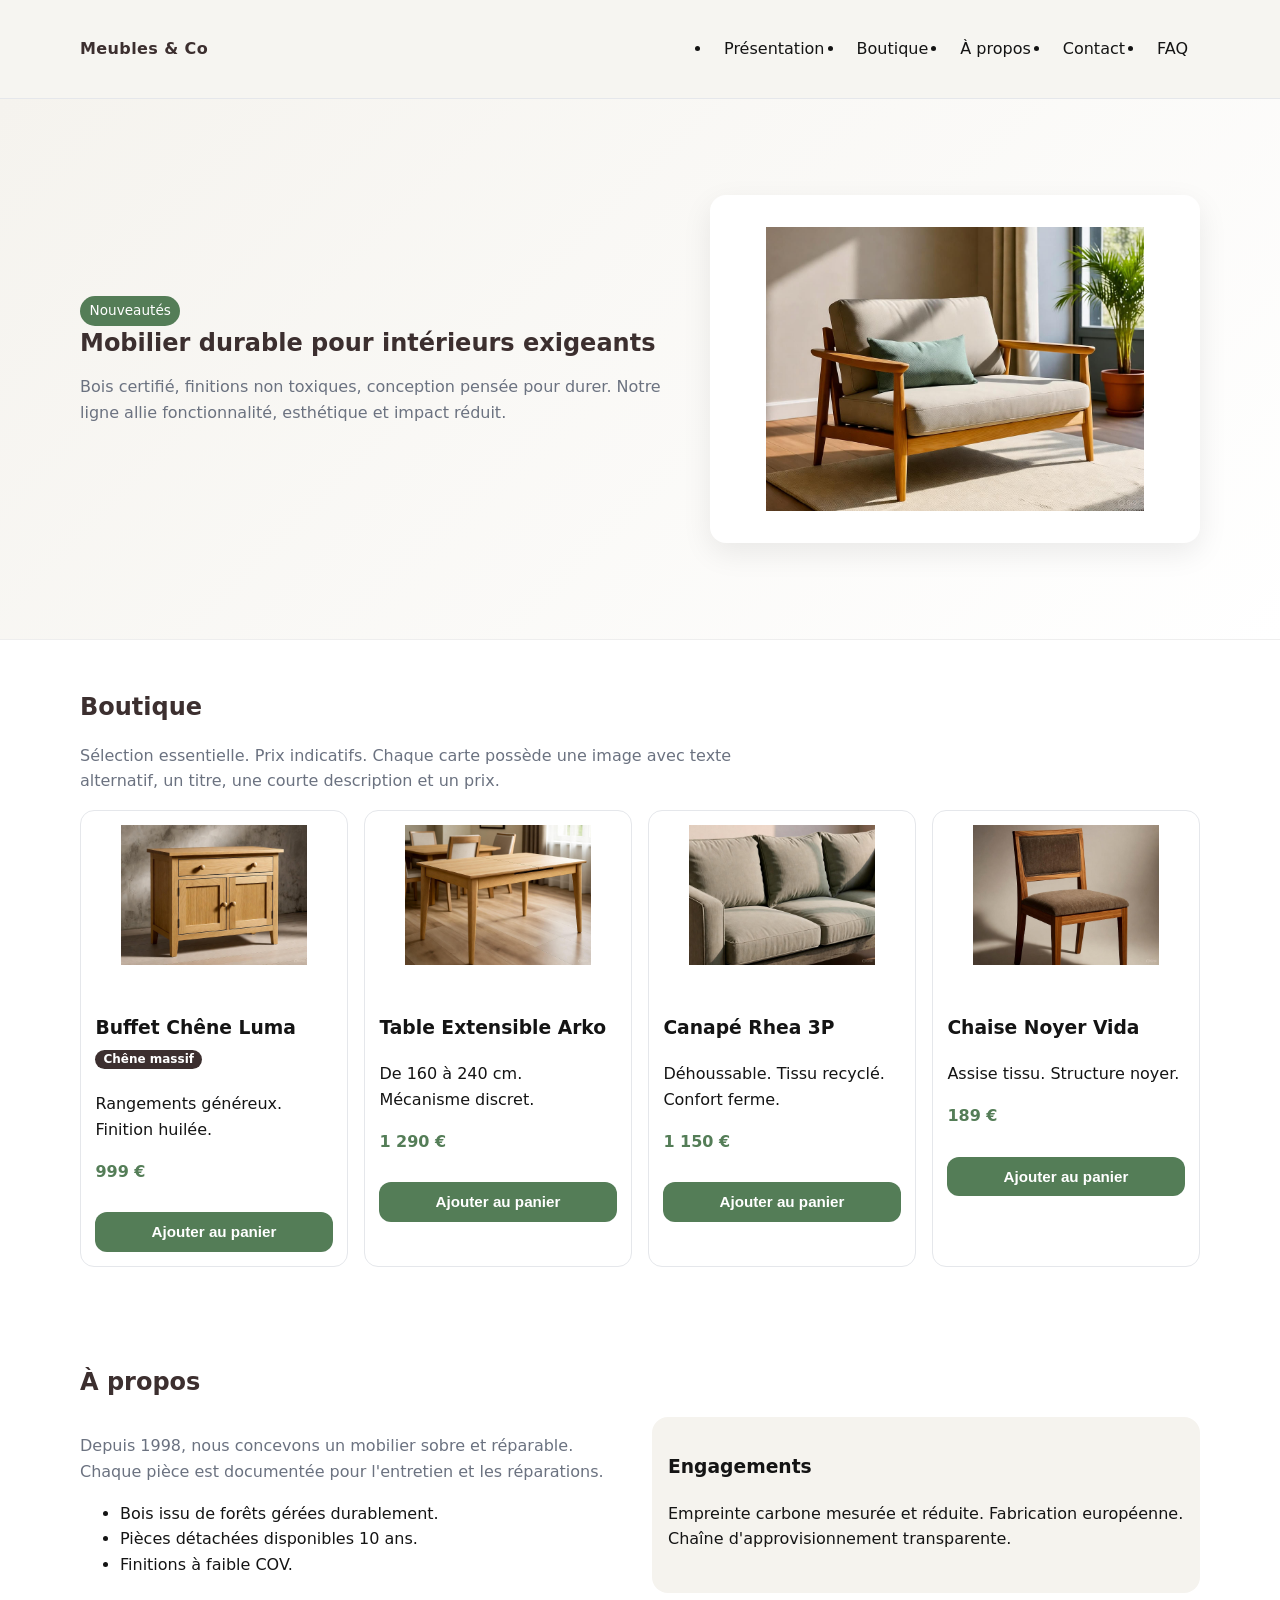
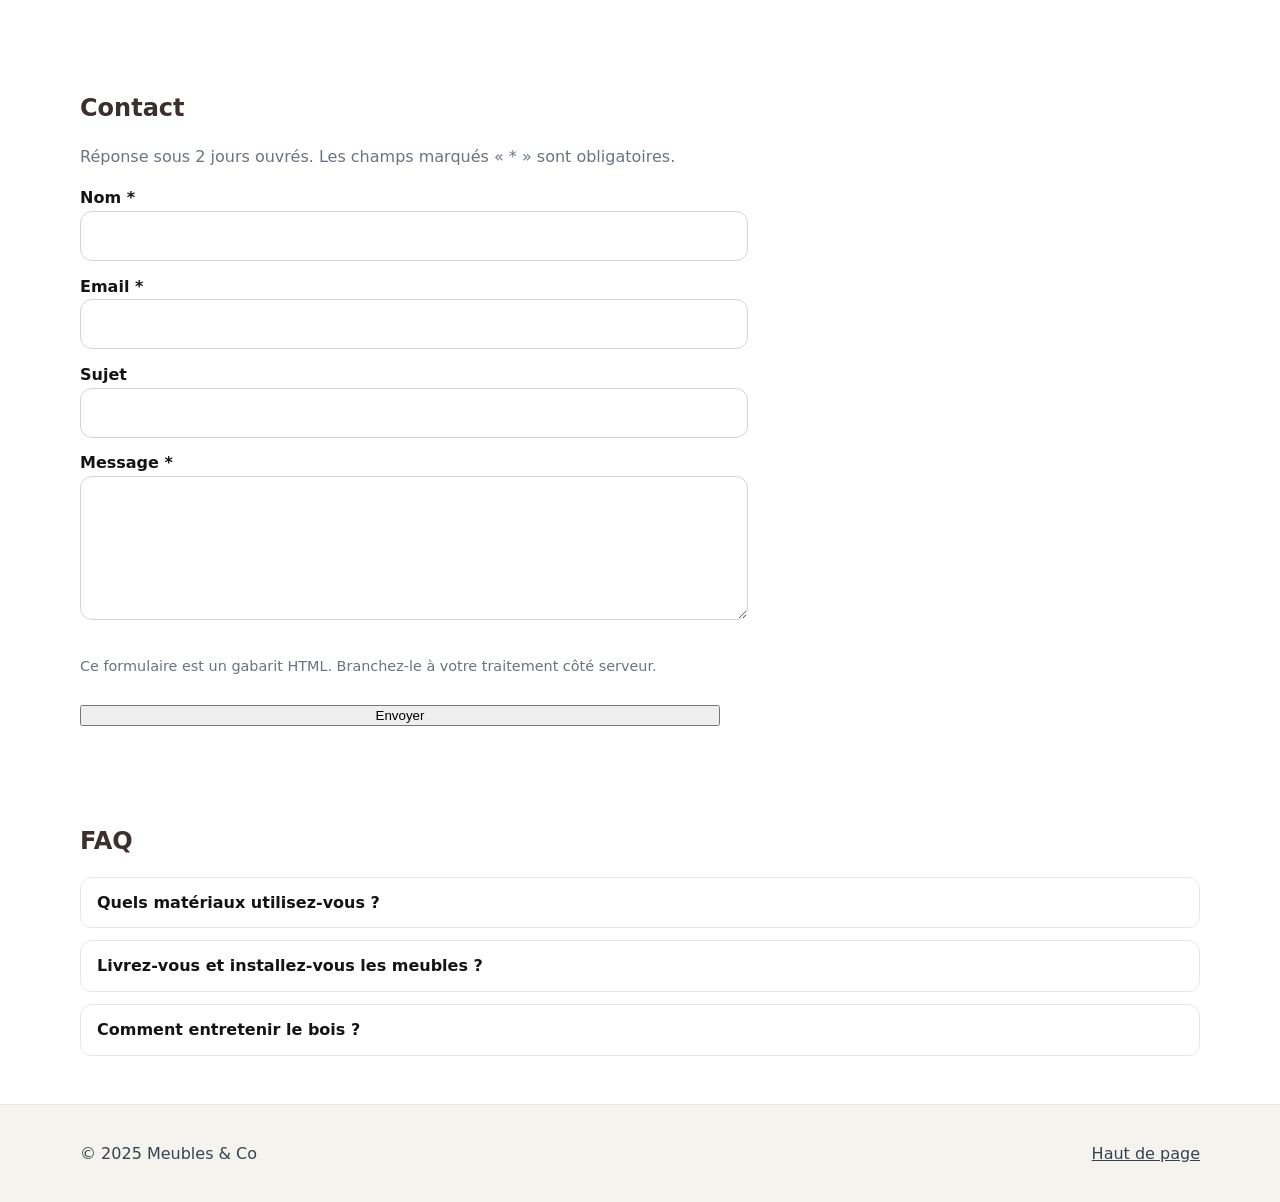
<file: index.html>
<!DOCTYPE html>
<html lang="fr">
<head>
      <meta charset="UTF-8" />
      <meta name="viewport" content="width=device-width, initial-scale=1" />
      <title>Meubles & Co - Mobilier durable pour intérieurs exigeants</title>
      <link rel="stylesheet" href="style.css" />
</head>

<body>
      <a class="skip-link" href="#contenu">Aller au contenu</a>

      <header role="banner">
            <div class="container bar" aria-label="En-tête">
                  <div class="brand" aria-label="Nom du site">Meubles & Co</div>
                  <nav aria-label="Navigation principale">
                        <ul role="list">
                              <li><a href="#presentation">Présentation</a></li>
                              <li><a href="#boutique">Boutique</a></li>
                              <li><a href="#a-propos">À propos</a></li>
                              <li><a href="#contact">Contact</a></li>
                              <li><a href="#faq">FAQ</a></li>
                        </ul>
                  </nav>
            </div>
      </header>

      <main id="contenu">
            <!-- ===== Présentation ===== -->
            <section id="presentation" class="hero" aria-labelledby="t-presentation">
                  <div class="container hero-inner">
                        <div>
                              <span class="tag" aria-hidden="true">Nouveautés</span>
                              <h1 id="t-presentation">Mobilier durable pour intérieurs exigeants</h1>
                              <p class="lead">Bois certifié, finitions non toxiques, conception pensée pour durer. Notre
                                    ligne allie fonctionnalité, esthétique et impact réduit.</p>
                        </div>
                        <div class="hero-card" aria-label="Aperçu produit">
                              <figure>
                                    <img src="image.jpg" alt="Visuel d'ambiance d'un salon meublé">
                              </figure>
                              <p class="hint" id="hint-hero"></p>
                        </div>
                  </div>
            </section>

            <!-- ===== Boutique ===== -->
            <section id="boutique" aria-labelledby="t-boutique">
                  <div class="container">
                        <h2 id="t-boutique">Boutique</h2>
                        <p class="lead">Sélection essentielle. Prix indicatifs. Chaque carte possède une image avec
                              texte alternatif, un titre, une courte description et un prix.</p>

                        <div class="cards" role="list">
                              <article class="card" role="listitem">
                                    <figure>
                                          <img src="buffet.jpg" alt="Buffet en chêne 3 portes">
                                    </figure>
                                    <div class="body">
                                          <h3>Buffet Chêne Luma <span class="badge">Chêne massif</span></h3>
                                          <p>Rangements généreux. Finition huilée.</p>
                                          <p class="price" aria-label="Prix neuf cent quatre-vingt-dix-neuf euros">999 €</p>
                                          <button class="btn-cart" aria-label="Ajouter Buffet Chêne Luma au panier">
                                                Ajouter au panier
                                          </button>
                                    </div>
                              </article>

                              <article class="card" role="listitem">
                                    <figure>
                                          <img src="table.jpg" alt="Table de salle à manger extensible">
                                    </figure>
                                    <div class="body">
                                          <h3>Table Extensible Arko</h3>
                                          <p>De 160 à 240 cm. Mécanisme discret.</p>
                                          <p class="price">1 290 €</p>
                                          <button class="btn-cart" aria-label="Ajouter Table Extensible Arko au panier">
                                                Ajouter au panier
                                          </button>
                                    </div>
                              </article>

                              <article class="card" role="listitem">
                                    <figure>
                                          <img src="canape.jpg" alt="Canapé 3 places en tissu recyclé">
                                    </figure>
                                    <div class="body">
                                          <h3>Canapé Rhea 3P</h3>
                                          <p>Déhoussable. Tissu recyclé. Confort ferme.</p>
                                          <p class="price">1 150 €</p>
                                          <button class="btn-cart" aria-label="Ajouter Canapé Rhea 3P au panier">
                                                Ajouter au panier
                                          </button>
                                    </div>
                              </article>

                              <article class="card" role="listitem">
                                    <figure>
                                          <img src="chaise.jpg" alt="Chaise en noyer, assise rembourrée">
                                    </figure>
                                    <div class="body">
                                          <h3>Chaise Noyer Vida</h3>
                                          <p>Assise tissu. Structure noyer.</p>
                                          <p class="price">189 €</p>
                                          <button class="btn-cart" aria-label="Ajouter Chaise Noyer Vida au panier">
                                                Ajouter au panier
                                          </button>
                                    </div>
                              </article>
                        </div>
                  </div>
            </section>

            <!-- ===== À propos ===== -->
            <section id="a-propos" aria-labelledby="t-apropos">
                  <div class="container">
                        <h2 id="t-apropos">À propos</h2>
                        <div class="about">
                              <div>
                                    <p class="lead">Depuis 1998, nous concevons un mobilier sobre et réparable. Chaque
                                          pièce est documentée pour l'entretien et les réparations.</p>
                                    <ul>
                                          <li>Bois issu de forêts gérées durablement.</li>
                                          <li>Pièces détachées disponibles 10 ans.</li>
                                          <li>Finitions à faible COV.</li>
                                    </ul>
                              </div>
                              <aside aria-label="Informations clés">
                                    <h3>Engagements</h3>
                                    <p>Empreinte carbone mesurée et réduite. Fabrication européenne. Chaîne
                                          d'approvisionnement transparente.</p>
                              </aside>
                        </div>
                  </div>
            </section>

            <!-- ===== Contact ===== -->
            <section id="contact" aria-labelledby="t-contact">
                  <div class="container">
                        <h2 id="t-contact">Contact</h2>
                        <p class="lead">Réponse sous 2 jours ouvrés. Les champs marqués « * » sont obligatoires.</p>
                        <form aria-describedby="hint-contact">
                              <div>
                                    <label for="nom">Nom *</label>
                                    <input id="nom" name="nom" type="text" autocomplete="name" required />
                              </div>
                              <div>
                                    <label for="email">Email *</label>
                                    <input id="email" name="email" type="email" autocomplete="email" required />
                              </div>
                              <div>
                                    <label for="sujet">Sujet</label>
                                    <input id="sujet" name="sujet" type="text" />
                              </div>
                              <div>
                                    <label for="message">Message *</label>
                                    <textarea id="message" name="message" required></textarea>
                              </div>
                              <p class="hint" id="hint-contact">Ce formulaire est un gabarit HTML. Branchez-le à votre
                                    traitement côté serveur.</p>
                              <button type="submit" class="submit-btn">Envoyer</button>
                        </form>
                  </div>
            </section>

            <!-- ===== FAQ ===== -->
            <section id="faq" aria-labelledby="t-faq">
                  <div class="container">
                        <h2 id="t-faq">FAQ</h2>
                        <details>
                              <summary>Quels matériaux utilisez-vous ?</summary>
                              <p>Bois massif certifié, placage véritable, acier thermolaqué et tissus recyclés selon les
                                    modèles.</p>
                        </details>
                        <details>
                              <summary>Livrez-vous et installez-vous les meubles ?</summary>
                              <p>Livraison en France métropolitaine. Option installation et reprise des emballages
                                    disponible.</p>
                        </details>
                        <details>
                              <summary>Comment entretenir le bois ?</summary>
                              <p>Essuyage doux hebdomadaire. Huilage annuel conseillé. Guide d'entretien fourni.</p>
                        </details>
                  </div>
            </section>
      </main>

      <footer role="contentinfo">
            <div class="container foot">
                  <p>&copy; <span aria-hidden="true">2025</span> Meubles & Co</p>
                  <p><a href="#presentation">Haut de page</a></p>
            </div>
      </footer>
</body>

</html>
</file>
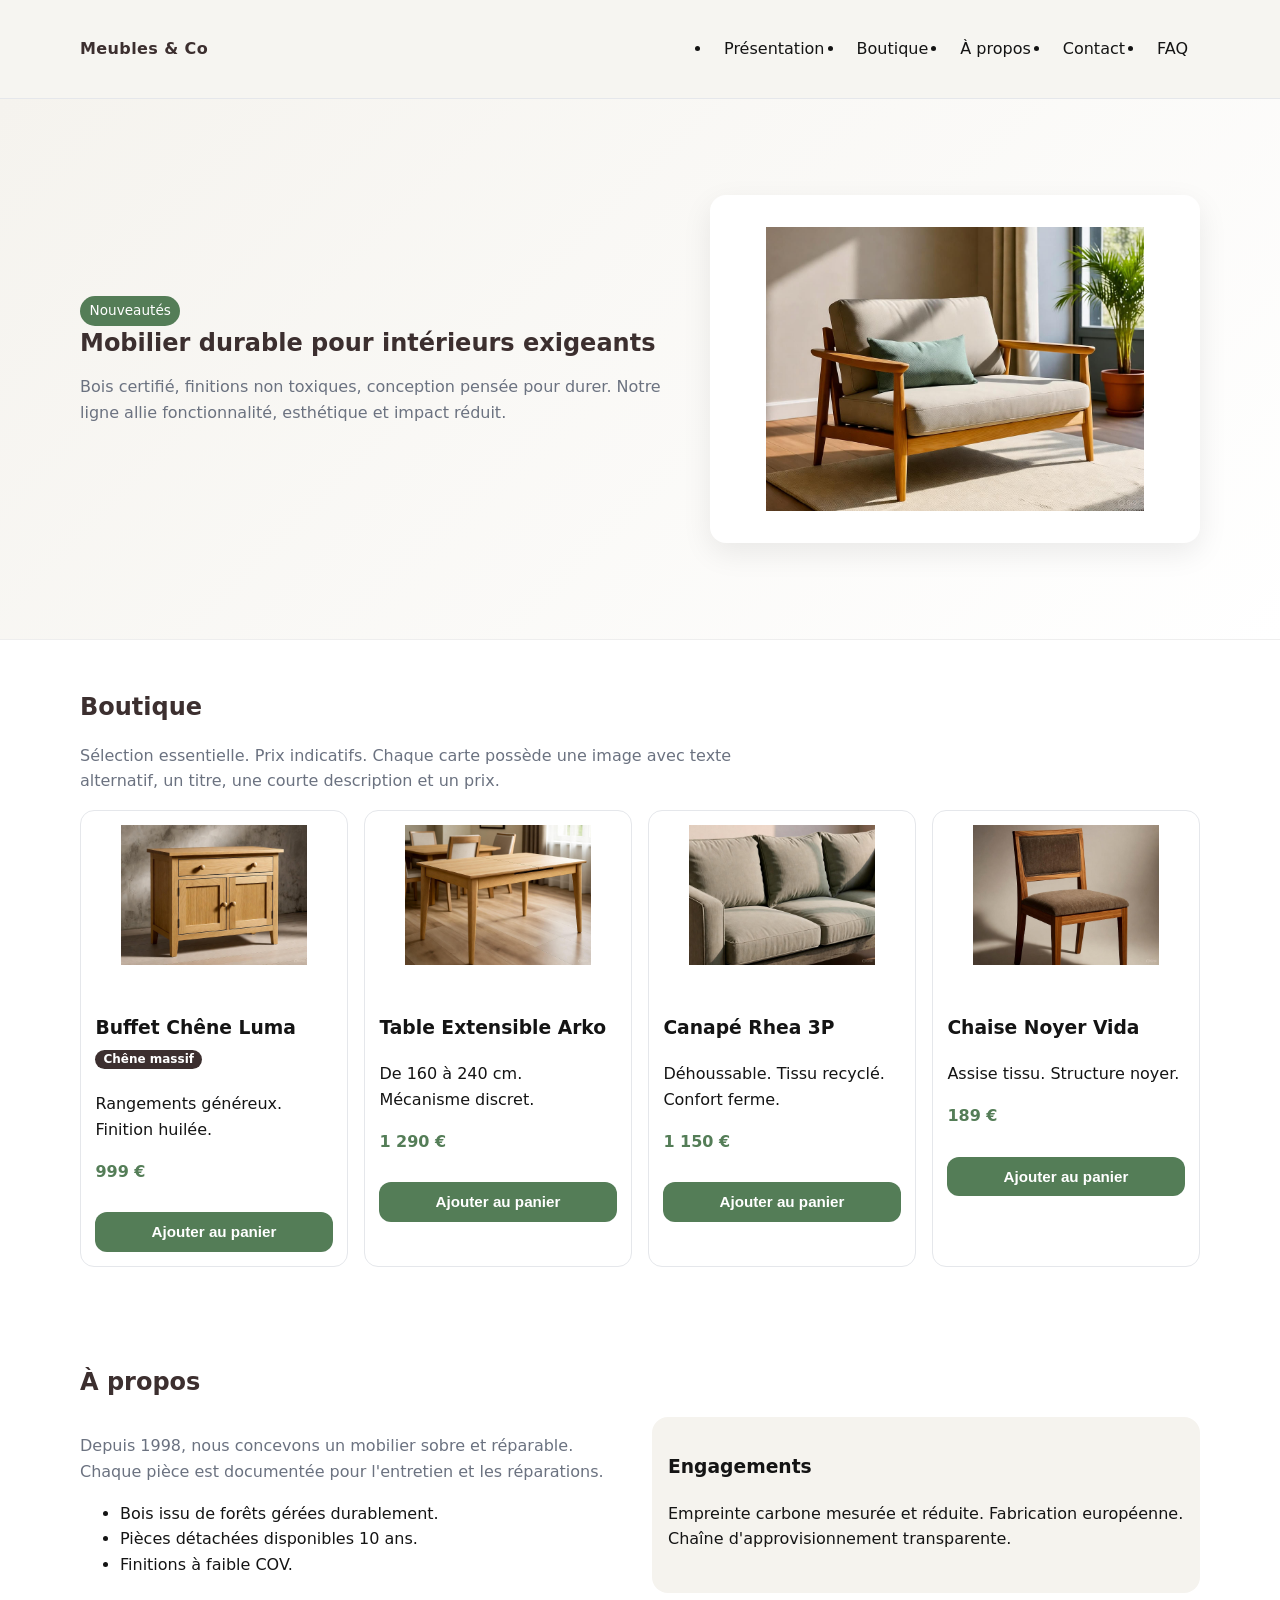
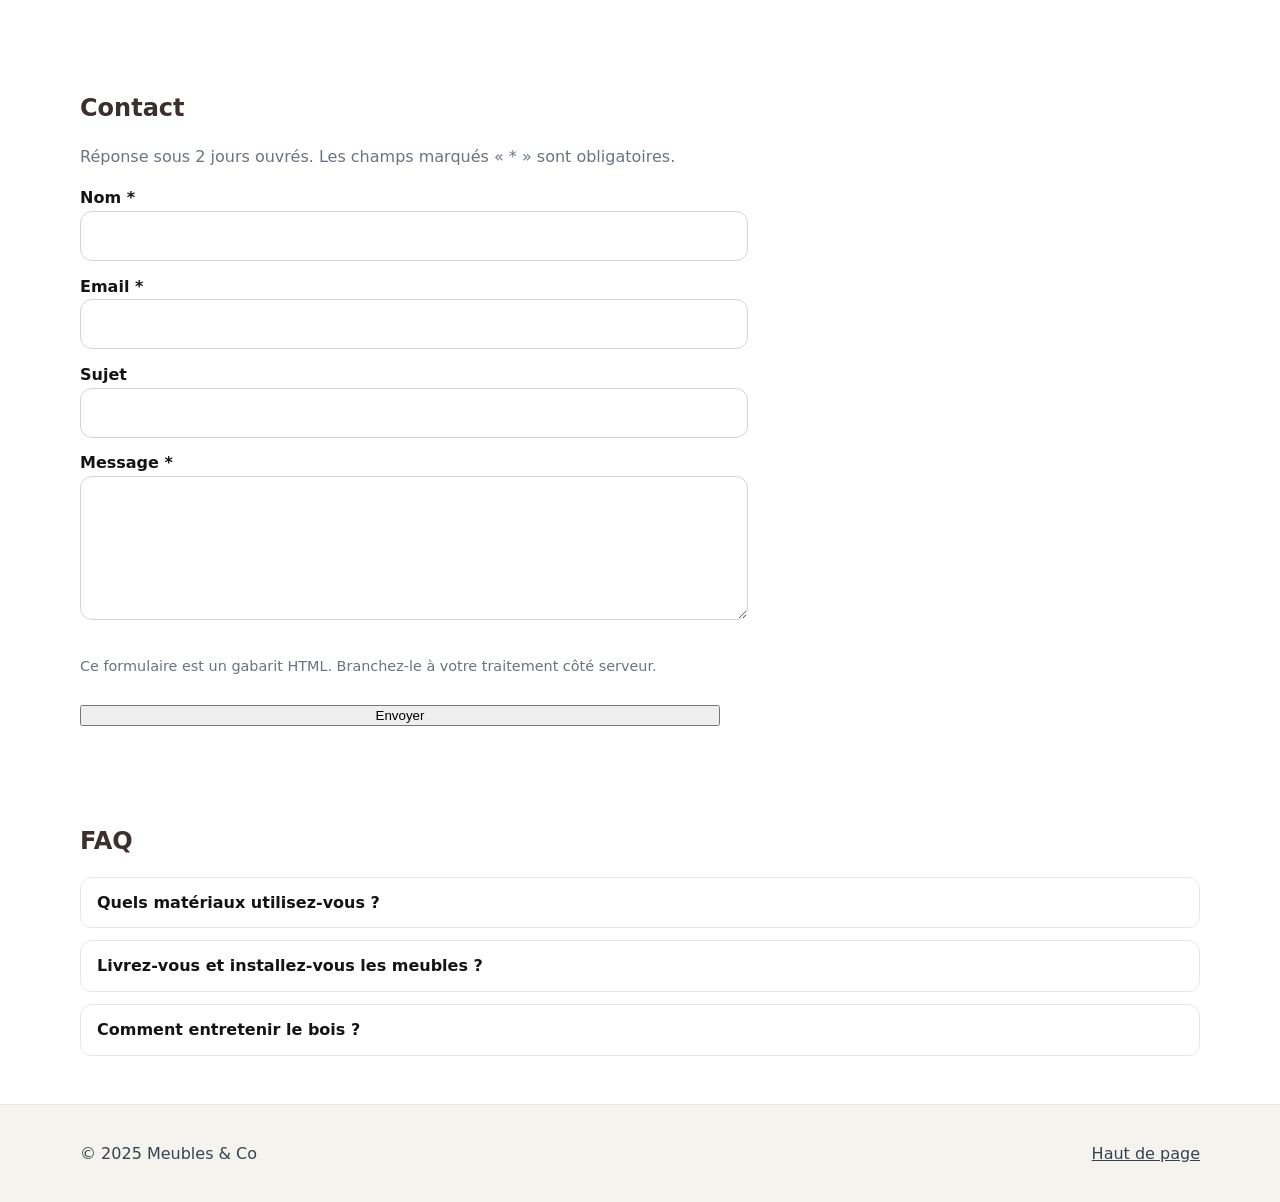
<file: rayaneB./index.html>
<!DOCTYPE html>
<html lang="fr">
<head>
      <meta charset="UTF-8" />
      <meta name="viewport" content="width=device-width, initial-scale=1" />
      <title> Meubles & Co - Mobilier durable pour intérieurs exigeants</title>
      <link rel="stylesheet" href="style.css" />
</head>

<body>
      <a class="skip-link" href="#contenu">Aller au contenu</a>

      <header role="banner">
            <div class="container bar" aria-label="En-tête">
                  <div class="brand" aria-label="Nom du site">Meubles & Co</div>
                  <nav aria-label="Navigation principale">
                        <ul role="list">
                              <li><a href="#presentation">Présentation</a></li>
                              <li><a href="#boutique">Boutique</a></li>
                              <li><a href="#a-propos">À propos</a></li>
                              <li><a href="#contact">Contact</a></li>
                              <li><a href="#faq">FAQ</a></li>
                        </ul>
                  </nav>
            </div>
      </header>

      <main id="contenu">
            <!-- ===== Présentation ===== -->
            <section id="presentation" class="hero" aria-labelledby="t-presentation">
                  <div class="container hero-inner">
                        <div>
                              <span class="tag" aria-hidden="true">Nouveautés</span>
                              <h1 id="t-presentation">Mobilier durable pour intérieurs exigeants</h1>
                              <p class="lead">Bois certifié, finitions non toxiques, conception pensée pour durer. Notre
                                    ligne allie fonctionnalité, esthétique et impact réduit.</p>
                        </div>
                        <div class="hero-card" aria-label="Aperçu produit">
                              <figure>
                                    <img src="image.jpg" alt="Visuel d'ambiance d'un salon meublé">
                              </figure>
                              <p class="hint" id="hint-hero"></p>
                        </div>
                  </div>
            </section>

            <!-- ===== Boutique ===== -->
            <section id="boutique" aria-labelledby="t-boutique">
                  <div class="container">
                        <h2 id="t-boutique">Boutique</h2>
                        <p class="lead">Sélection essentielle. Prix indicatifs. Chaque carte possède une image avec
                              texte alternatif, un titre, une courte description et un prix.</p>

                        <div class="cards" role="list">
                              <article class="card" role="listitem">
                                    <figure>
                                          <img src="buffet.jpg" alt="Buffet en chêne 3 portes">
                                    </figure>
                                    <div class="body">
                                          <h3>Buffet Chêne Luma <span class="badge">Chêne massif</span></h3>
                                          <p>Rangements généreux. Finition huilée.</p>
                                          <p class="price" aria-label="Prix neuf cent quatre-vingt-dix-neuf euros">999 €</p>
                                          <button class="btn-cart" aria-label="Ajouter Buffet Chêne Luma au panier">
                                                Ajouter au panier
                                          </button>
                                    </div>
                              </article>

                              <article class="card" role="listitem">
                                    <figure>
                                          <img src="table.jpg" alt="Table de salle à manger extensible">
                                    </figure>
                                    <div class="body">
                                          <h3>Table Extensible Arko</h3>
                                          <p>De 160 à 240 cm. Mécanisme discret.</p>
                                          <p class="price">1 290 €</p>
                                          <button class="btn-cart" aria-label="Ajouter Table Extensible Arko au panier">
                                                Ajouter au panier
                                          </button>
                                    </div>
                              </article>

                              <article class="card" role="listitem">
                                    <figure>
                                          <img src="canape.jpg" alt="Canapé 3 places en tissu recyclé">
                                    </figure>
                                    <div class="body">
                                          <h3>Canapé Rhea 3P</h3>
                                          <p>Déhoussable. Tissu recyclé. Confort ferme.</p>
                                          <p class="price">1 150 €</p>
                                          <button class="btn-cart" aria-label="Ajouter Canapé Rhea 3P au panier">
                                                Ajouter au panier
                                          </button>
                                    </div>
                              </article>

                              <article class="card" role="listitem">
                                    <figure>
                                          <img src="chaise.jpg" alt="Chaise en noyer, assise rembourrée">
                                    </figure>
                                    <div class="body">
                                          <h3>Chaise Noyer Vida</h3>
                                          <p>Assise tissu. Structure noyer.</p>
                                          <p class="price">189 €</p>
                                          <button class="btn-cart" aria-label="Ajouter Chaise Noyer Vida au panier">
                                                Ajouter au panier
                                          </button>
                                    </div>
                              </article>
                        </div>
                  </div>
            </section>

            <!-- ===== À propos ===== -->
            <section id="a-propos" aria-labelledby="t-apropos">
                  <div class="container">
                        <h2 id="t-apropos">À propos</h2>
                        <div class="about">
                              <div>
                                    <p class="lead">Depuis 1998, nous concevons un mobilier sobre et réparable. Chaque
                                          pièce est documentée pour l'entretien et les réparations.</p>
                                    <ul>
                                          <li>Bois issu de forêts gérées durablement.</li>
                                          <li>Pièces détachées disponibles 10 ans.</li>
                                          <li>Finitions à faible COV.</li>
                                    </ul>
                              </div>
                              <aside aria-label="Informations clés">
                                    <h3>Engagements</h3>
                                    <p>Empreinte carbone mesurée et réduite. Fabrication européenne. Chaîne
                                          d'approvisionnement transparente.</p>
                              </aside>
                        </div>
                  </div>
            </section>

            <!-- ===== Contact ===== -->
            <section id="contact" aria-labelledby="t-contact">
                  <div class="container">
                        <h2 id="t-contact">Contact</h2>
                        <p class="lead">Réponse sous 2 jours ouvrés. Les champs marqués « * » sont obligatoires.</p>
                        <form aria-describedby="hint-contact">
                              <div>
                                    <label for="nom">Nom *</label>
                                    <input id="nom" name="nom" type="text" autocomplete="name" required />
                              </div>
                              <div>
                                    <label for="email">Email *</label>
                                    <input id="email" name="email" type="email" autocomplete="email" required />
                              </div>
                              <div>
                                    <label for="sujet">Sujet</label>
                                    <input id="sujet" name="sujet" type="text" />
                              </div>
                              <div>
                                    <label for="message">Message *</label>
                                    <textarea id="message" name="message" required></textarea>
                              </div>
                              <p class="hint" id="hint-contact">Ce formulaire est un gabarit HTML. Branchez-le à votre
                                    traitement côté serveur.</p>
                              <button type="submit" class="submit-btn">Envoyer</button>
                        </form>
                  </div>
            </section>

            <!-- ===== FAQ ===== -->
            <section id="faq" aria-labelledby="t-faq">
                  <div class="container">
                        <h2 id="t-faq">FAQ</h2>
                        <details>
                              <summary>Quels matériaux utilisez-vous ?</summary>
                              <p>Bois massif certifié, placage véritable, acier thermolaqué et tissus recyclés selon les
                                    modèles.</p>
                        </details>
                        <details>
                              <summary>Livrez-vous et installez-vous les meubles ?</summary>
                              <p>Livraison en France métropolitaine. Option installation et reprise des emballages
                                    disponible.</p>
                        </details>
                        <details>
                              <summary>Comment entretenir le bois ?</summary>
                              <p>Essuyage doux hebdomadaire. Huilage annuel conseillé. Guide d'entretien fourni.</p>
                        </details>
                  </div>
            </section>
      </main>

      <footer role="contentinfo">
            <div class="container foot">
                  <p>&copy; <span aria-hidden="true">2025</span> Meubles & Co</p>
                  <p><a href="#presentation">Haut de page</a></p>
            </div>
      </footer>
</body>

</html>
</file>
<file: style.css>
*::before,
            *::after {
                  box-sizing: border-box
            }

            html:focus-within {
                  scroll-behavior: smooth
            }

            body {
                  margin: 0;
                  font-family: system-ui, -apple-system, Segoe UI, Roboto, Ubuntu, Cantarell, Noto Sans, sans-serif;
                  line-height: 1.6;
                  color: #141414;
                  background: #FFFFFF
            }

            img {
                  max-width: 100%;
                  display: block;
                  height: auto
            }

            a {
                  color: inherit
            }

            :root {
                  --bg: #ffffff;
                  --ink: #1a1a1a;
                  --muted: #6b7280;
                  --brand: #3C2F2F;
                  /* brun doux */
                  --accent: #547D57;
                  /* vert principal */
                  --paper: #F5F3EE;
                  /* beige clair */
                  --ring: #0f766e;
                  --container: 1120px;
                  --radius: 16px;
                  --shadow: 0 10px 30px rgba(0, 0, 0, .08);
            }

            /* ===== Accessibilité ===== */
            .skip-link {
                  position: absolute;
                  left: -9999px;
                  top: auto;
                  width: 1px;
                  height: 1px;
                  overflow: hidden
            }

            .skip-link:focus {
                  left: 1rem;
                  top: 1rem;
                  width: auto;
                  height: auto;
                  background: #fff;
                  color: #000;
                  padding: .5rem .75rem;
                  border: 2px solid #000;
                  border-radius: 8px
            }

            :focus-visible {
                  outline: 3px solid var(--ring);
                  outline-offset: 2px
            }

            /* ===== Layout ===== */
            .container {
                  max-width: var(--container);
                  margin-inline: auto;
                  padding: 0 1rem
            }

            header {
                  position: sticky;
                  top: 0;
                  background: color-mix(in lab, var(--paper) 85%, #fff 15%);
                  border-bottom: 1px solid #e5e7eb;
                  z-index: 10
            }

            .bar {
                  display: flex;
                  gap: 1rem;
                  align-items: center;
                  justify-content: space-between;
                  padding: .75rem 0
            }

            .brand {
                  font-weight: 700;
                  letter-spacing: .4px;
                  color: var(--brand)
            }

            nav ul {
                  display: flex;
                  flex-wrap: wrap;
                  gap: .5rem
            }

            nav a {
                  display: block;
                  padding: .5rem .75rem;
                  border-radius: 999px;
                  text-decoration: none
            }

            nav a:is(:hover, :focus-visible) {
                  background: var(--accent);
                  color: #fff
            }

            .hero {
                  background: linear-gradient(135deg, var(--paper), #fff);
                  border-bottom: 1px solid #eee
            }

            .hero-inner {
                  display: grid;
                  grid-template-columns: 1.1fr .9fr;
                  gap: 2rem;
                  align-items: center;
                  padding: 3rem 0
            }

            .hero h1 {
                  font-size: clamp(1.8rem, 2.5vw+1rem, 3rem);
                  line-height: 1.2;
                  margin: .2rem 0;
                  color: var(--brand)
            }

            .hero p {
                  color: var(--muted);
                  max-width: 60ch
            }

            .tag {
                  display: inline-block;
                  background: var(--accent);
                  color: #fff;
                  border-radius: 999px;
                  padding: .25rem .6rem;
                  font-size: .85rem
            }

            .hero-card {
                  background: var(--bg);
                  border-radius: var(--radius);
                  box-shadow: var(--shadow);
                  padding: 1rem
            }

            .hero-card figure {
                  background: #eee;
                  border-radius: 12px;
                  aspect-ratio: 4/3;
                  display: grid;
                  place-items: center;
                  color: #555
            }

            section {
                  padding: 3rem 0
            }

            section h2 {
                  font-size: clamp(1.4rem, 1.5vw+1rem, 2rem);
                  margin: 0 0 1rem;
                  color: var(--brand)
            }

            section p.lead {
                  color: var(--muted);
                  max-width: 70ch
            }

            /* ===== Boutique ===== */
            .grid {
                  display: grid;
                  grid-template-columns: repeat(12, 1fr);
                  gap: 1rem
            }

            .cards {
                  display: grid;
                  grid-template-columns: repeat(auto-fit, minmax(220px, 1fr));
                  gap: 1rem
            }

            .card {
                  border: 1px solid #e5e7eb;
                  border-radius: 14px;
                  overflow: hidden;
                  background: #fff;
                  display: flex;
                  flex-direction: column
            }

            .card figure {
                  background: #f3f4f6;
                  aspect-ratio: 4/3;
                  display: grid;
                  place-items: center;
                  font-size: .9rem;
                  color: #6b7280
            }

            .card .body {
                  padding: .9rem
            }

            .price {
                  font-weight: 700;
                  color: var(--accent)
            }

            .badge {
                  font-size: .75rem;
                  color: #fff;
                  background: var(--brand);
                  padding: .15rem .5rem;
                  border-radius: 999px
            }

            /* ===== À propos ===== */
            .about {
                  display: grid;
                  grid-template-columns: 1fr 1fr;
                  gap: 1.5rem
            }

            .about aside {
                  background: var(--paper);
                  border-radius: var(--radius);
                  padding: 1rem
            }

            /* ===== Contact ===== */
            form {
                  display: grid;
                  gap: .8rem;
                  max-width: 640px
            }

            label {
                  font-weight: 600
            }

            input,
            textarea,
            select {
                  width: 100%;
                  padding: .7rem .8rem;
                  border: 1px solid #d1d5db;
                  border-radius: 12px;
                  font: inherit;
                  background: #fff
            }

            textarea {
                  min-height: 120px
            }

            .hint {
                  font-size: .9rem;
                  color: var(--muted)
            }

            /* ===== FAQ ===== */
            details {
                  border: 1px solid #e5e7eb;
                  border-radius: 12px;
                  padding: .75rem 1rem;
                  background: #fff
            }

            details+details {
                  margin-top: .75rem
            }

            summary {
                  cursor: pointer;
                  font-weight: 600;
                  list-style: none
            }

            summary::-webkit-details-marker {
                  display: none
            }

            /* ===== Footer ===== */
            footer {
                  border-top: 1px solid #e5e7eb;
                  background: var(--paper);
                  padding: 1.25rem 0;
                  color: #374151
            }

            .foot {
                  display: flex;
                  flex-wrap: wrap;
                  gap: .75rem;
                  align-items: center;
                  justify-content: space-between
            }

            /* ===== Responsif ===== */
            @media (max-width: 900px) {
                  .hero-inner {
                        grid-template-columns: 1fr
                  }

                  .about {
                        grid-template-columns: 1fr
                  }
      }
      /* ===== Bouton panier ===== */
.btn-cart {
      width: 100%;
      margin-top: 0.75rem;
      padding: 0.7rem 1rem;
      background: var(--accent);
      color: #fff;
      border: none;
      border-radius: 12px;
      font-weight: 600;
      font-size: 0.95rem;
      cursor: pointer;
      transition: all 0.2s ease;
}

.btn-cart:hover {
      background: #466e49;
      transform: translateY(-2px);
      box-shadow: 0 4px 12px rgba(84, 125, 87, 0.3);
}

.btn-cart:active {
      transform: translateY(0);
}
</file>
<file: rayaneB./style.css>
*::before,
            *::after {
                  box-sizing: border-box
            }

            html:focus-within {
                  scroll-behavior: smooth
            }

            body {
                  margin: 0;
                  font-family: system-ui, -apple-system, Segoe UI, Roboto, Ubuntu, Cantarell, Noto Sans, sans-serif;
                  line-height: 1.6;
                  color: #141414;
                  background: #FFFFFF
            }

            img {
                  max-width: 100%;
                  display: block;
                  height: auto
            }

            a {
                  color: inherit
            }

            :root {
                  --bg: #ffffff;
                  --ink: #1a1a1a;
                  --muted: #6b7280;
                  --brand: #3C2F2F;
                  /* brun doux */
                  --accent: #547D57;
                  /* vert principal */
                  --paper: #F5F3EE;
                  /* beige clair */
                  --ring: #0f766e;
                  --container: 1120px;
                  --radius: 16px;
                  --shadow: 0 10px 30px rgba(0, 0, 0, .08);
            }

            /* ===== Accessibilité ===== */
            .skip-link {
                  position: absolute;
                  left: -9999px;
                  top: auto;
                  width: 1px;
                  height: 1px;
                  overflow: hidden
            }

            .skip-link:focus {
                  left: 1rem;
                  top: 1rem;
                  width: auto;
                  height: auto;
                  background: #fff;
                  color: #000;
                  padding: .5rem .75rem;
                  border: 2px solid #000;
                  border-radius: 8px
            }

            :focus-visible {
                  outline: 3px solid var(--ring);
                  outline-offset: 2px
            }

            /* ===== Layout ===== */
            .container {
                  max-width: var(--container);
                  margin-inline: auto;
                  padding: 0 1rem
            }

            header {
                  position: sticky;
                  top: 0;
                  background: color-mix(in lab, var(--paper) 85%, #fff 15%);
                  border-bottom: 1px solid #e5e7eb;
                  z-index: 10
            }

            .bar {
                  display: flex;
                  gap: 1rem;
                  align-items: center;
                  justify-content: space-between;
                  padding: .75rem 0
            }

            .brand {
                  font-weight: 700;
                  letter-spacing: .4px;
                  color: var(--brand)
            }

            nav ul {
                  display: flex;
                  flex-wrap: wrap;
                  gap: .5rem
            }

            nav a {
                  display: block;
                  padding: .5rem .75rem;
                  border-radius: 999px;
                  text-decoration: none
            }

            nav a:is(:hover, :focus-visible) {
                  background: var(--accent);
                  color: #fff
            }

            .hero {
                  background: linear-gradient(135deg, var(--paper), #fff);
                  border-bottom: 1px solid #eee
            }

            .hero-inner {
                  display: grid;
                  grid-template-columns: 1.1fr .9fr;
                  gap: 2rem;
                  align-items: center;
                  padding: 3rem 0
            }

            .hero h1 {
                  font-size: clamp(1.8rem, 2.5vw+1rem, 3rem);
                  line-height: 1.2;
                  margin: .2rem 0;
                  color: var(--brand)
            }

            .hero p {
                  color: var(--muted);
                  max-width: 60ch
            }

            .tag {
                  display: inline-block;
                  background: var(--accent);
                  color: #fff;
                  border-radius: 999px;
                  padding: .25rem .6rem;
                  font-size: .85rem
            }

            .hero-card {
                  background: var(--bg);
                  border-radius: var(--radius);
                  box-shadow: var(--shadow);
                  padding: 1rem
            }

            .hero-card figure {
                  background: #eee;
                  border-radius: 12px;
                  aspect-ratio: 4/3;
                  display: grid;
                  place-items: center;
                  color: #555
            }

            section {
                  padding: 3rem 0
            }

            section h2 {
                  font-size: clamp(1.4rem, 1.5vw+1rem, 2rem);
                  margin: 0 0 1rem;
                  color: var(--brand)
            }

            section p.lead {
                  color: var(--muted);
                  max-width: 70ch
            }

            /* ===== Boutique ===== */
            .grid {
                  display: grid;
                  grid-template-columns: repeat(12, 1fr);
                  gap: 1rem
            }

            .cards {
                  display: grid;
                  grid-template-columns: repeat(auto-fit, minmax(220px, 1fr));
                  gap: 1rem
            }

            .card {
                  border: 1px solid #e5e7eb;
                  border-radius: 14px;
                  overflow: hidden;
                  background: #fff;
                  display: flex;
                  flex-direction: column
            }

            .card figure {
                  background: #f3f4f6;
                  aspect-ratio: 4/3;
                  display: grid;
                  place-items: center;
                  font-size: .9rem;
                  color: #6b7280
            }

            .card .body {
                  padding: .9rem
            }

            .price {
                  font-weight: 700;
                  color: var(--accent)
            }

            .badge {
                  font-size: .75rem;
                  color: #fff;
                  background: var(--brand);
                  padding: .15rem .5rem;
                  border-radius: 999px
            }

            /* ===== À propos ===== */
            .about {
                  display: grid;
                  grid-template-columns: 1fr 1fr;
                  gap: 1.5rem
            }

            .about aside {
                  background: var(--paper);
                  border-radius: var(--radius);
                  padding: 1rem
            }

            /* ===== Contact ===== */
            form {
                  display: grid;
                  gap: .8rem;
                  max-width: 640px
            }

            label {
                  font-weight: 600
            }

            input,
            textarea,
            select {
                  width: 100%;
                  padding: .7rem .8rem;
                  border: 1px solid #d1d5db;
                  border-radius: 12px;
                  font: inherit;
                  background: #fff
            }

            textarea {
                  min-height: 120px
            }

            .hint {
                  font-size: .9rem;
                  color: var(--muted)
            }

            /* ===== FAQ ===== */
            details {
                  border: 1px solid #e5e7eb;
                  border-radius: 12px;
                  padding: .75rem 1rem;
                  background: #fff
            }

            details+details {
                  margin-top: .75rem
            }

            summary {
                  cursor: pointer;
                  font-weight: 600;
                  list-style: none
            }

            summary::-webkit-details-marker {
                  display: none
            }

            /* ===== Footer ===== */
            footer {
                  border-top: 1px solid #e5e7eb;
                  background: var(--paper);
                  padding: 1.25rem 0;
                  color: #374151
            }

            .foot {
                  display: flex;
                  flex-wrap: wrap;
                  gap: .75rem;
                  align-items: center;
                  justify-content: space-between
            }

            /* ===== Responsif ===== */
            @media (max-width: 900px) {
                  .hero-inner {
                        grid-template-columns: 1fr
                  }

                  .about {
                        grid-template-columns: 1fr
                  }
      }
      /* ===== Bouton panier ===== */
.btn-cart {
      width: 100%;
      margin-top: 0.75rem;
      padding: 0.7rem 1rem;
      background: var(--accent);
      color: #fff;
      border: none;
      border-radius: 12px;
      font-weight: 600;
      font-size: 0.95rem;
      cursor: pointer;
      transition: all 0.2s ease;
}

.btn-cart:hover {
      background: #466e49;
      transform: translateY(-2px);
      box-shadow: 0 4px 12px rgba(84, 125, 87, 0.3);
}

.btn-cart:active {
      transform: translateY(0);
}
</file>
